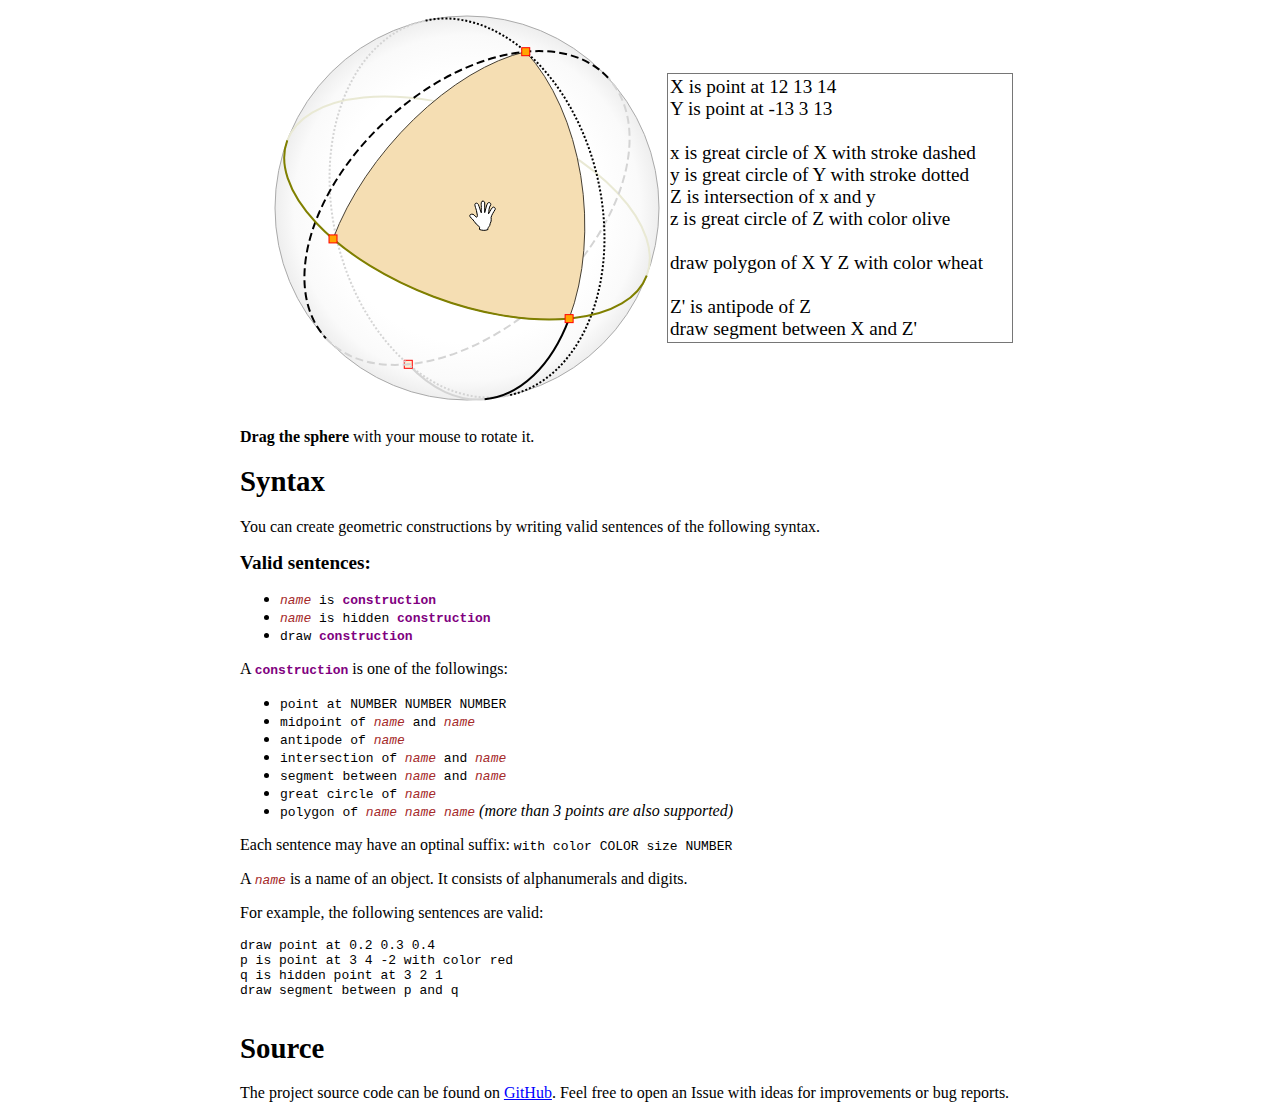
<file: index.html>
<!DOCTYPE html>
<html>
  <head>
    <meta charset="utf-8" />
    <meta content="width=device-width, initial-scale=1.0" name="viewport" />
    <link href="style.css" rel="stylesheet" type="text/css">
  </head>
  <body>
    <div id="app">
      <div id="Loading">
        <h2>Loading...</h2>
        <p>Please wait.</p>
      </div>
    </div>
    <div id="docs">
      <p><b>Drag the sphere</b> with your mouse to rotate it.</p>
      <h1>Syntax</h1>

      <p>You can create geometric constructions by writing valid sentences of the following syntax.</p>

      <h2>Valid sentences:</h2>

      <ul>
        <li><code><i>name</i> is <b>construction</b></code>
        <li><code><i>name</i> is hidden <b>construction</b></code>
        <li><code>draw <b>construction</b></code>
      </ul>

      <p>A <code><b>construction</b></code> is one of the followings:</p>
      <ul>
        <!--<li><code>free point</code>-->
        <li><code>point at NUMBER NUMBER NUMBER</code>
        <li><code>midpoint of <i>name</i> and <i>name</i></code></li>
        <li><code>antipode of <i>name</i></code></li>
        <li><code>intersection of <i>name</i> and <i>name</i></code>
        <li><code>segment between <i>name</i> and <i>name</i></code>
        <li><code>great circle of <i>name</i></code></li>
        <li><code>polygon of <i>name</i> <i>name</i> <i>name</i></code> <i>(more than 3 points are also supported)</i></li>
      </ul>
      <p>Each sentence may have an optinal suffix: <code>with color COLOR size NUMBER</code></p>

      <p>A <code><i>name</i></code> is a name of an object. It consists of alphanumerals and digits.</p>

      <p>For example, the following sentences are valid:</p>

      <pre>draw point at 0.2 0.3 0.4
p is point at 3 4 -2 with color red
q is hidden point at 3 2 1
draw segment between p and q
      </pre>

      <h1>Source</h1>

      <p>The project source code can be found on <a href="https://github.com/erdos/sphere">GitHub</a>.
        Feel free to open an Issue with ideas for improvements or bug reports.</p>
    </div>
    <script src="main.js" type="text/javascript"></script>

    <script async src="https://www.googletagmanager.com/gtag/js?id=UA-78062302-2"></script>
    <script>
      window.dataLayer = window.dataLayer || [];
      function gtag(){dataLayer.push(arguments);}
      gtag('js', new Date());
      gtag('config', 'UA-78062302-2');
    </script>
  </body>
</html>
</file>
<file: style.css>
a, a:visited, a:active, a:hover {color: blue; text-decoration: underline;}
a:hover {text-decoration: none;}

h1 {font-size: 1.8em;}
h2 {font-size: 1.2em}


body, textarea {
    font-family: TimesNewRoman, "Times New Roman", Times, Baskerville, Georgia, serif;
    background: white; color: black;
}

textarea {
    white-space: nowrap;
    font-size: 1.2em;
    min-width: 340px;
    width: auto;
    resize: none;
    border: "1px solid silver";
    outline: none;
}

code > i{color: brown}
code > b{color: purple}

div#Container {
    display: flex;
    flex-direction: row;
    flex-wrap: wrap;
    justify-content: center;
    align-items: center;
    align-content: stretch
}

div#Loading {
    display: block;
    text-align: center;
    width: 200px;
    margin: 0 auto;
}

div#Sphere {
    display: inline-block;
    flex-basis: "440px";
    position: relative;
}

div#Editor {
    display: inline-block;
}

div#Error > h3 {margin-top: 0}
div#Error > p {margin-bottom: 0}

div#Error {
    position: absolute;
    border: 1px solid red;
    background: #ffddee;
    padding: 4px;
}

div#docs {max-width: 800px; margin-left: auto; margin-right: auto}

label.ui {user-select: none;}

div#Hand {position: absolute;
          top: 180px;
          font-size: 3em;
          user-select: none;
          left: 50%;
animation-name: example;
animation-duration: 6s;
animation-fill-mode: forwards;
animation-timing-function: ease-in-out;
         }

/* Standard syntax */
@keyframes example {
    0% {left: 40%;}
    20% {left: 50%;}
    40% {left: 40%;}
    60% {left: 50%;}
    80% {left: 40%;}
    100% {left: 45%; display: none;}
}
</file>
